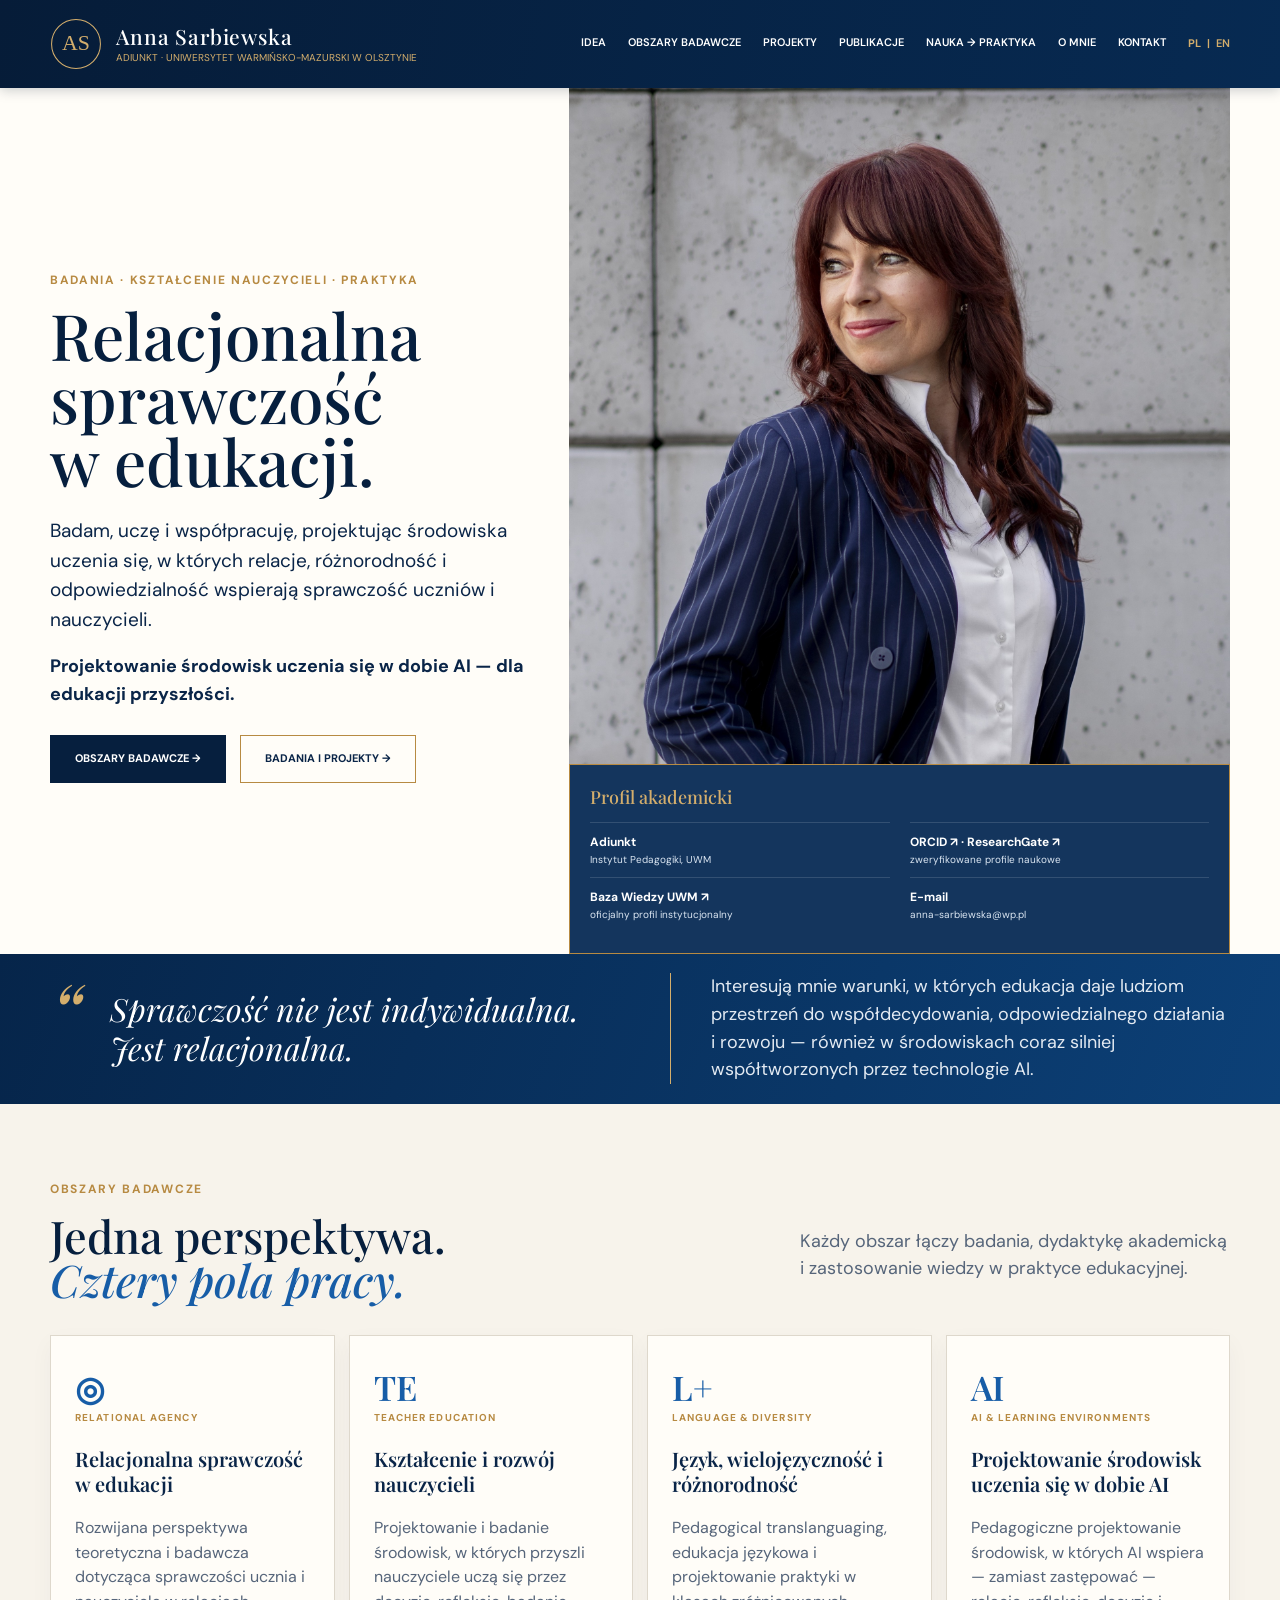
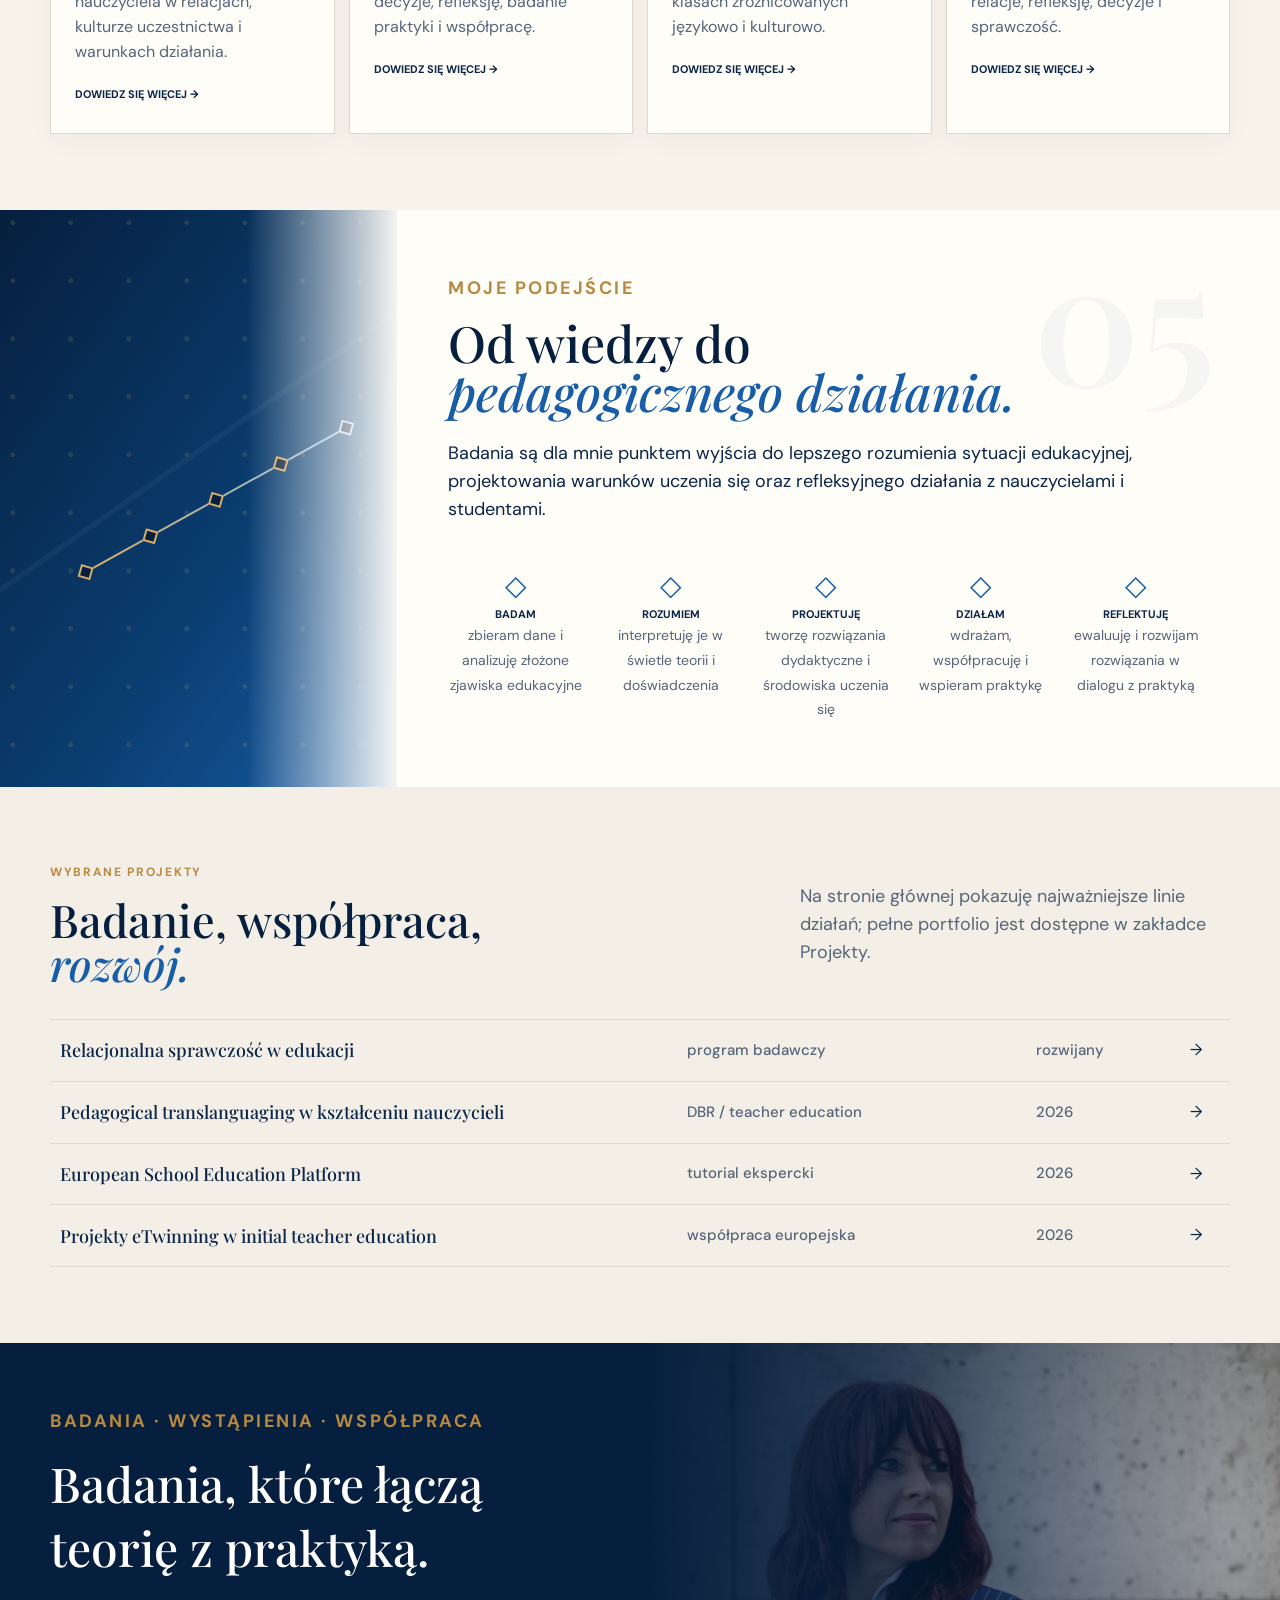
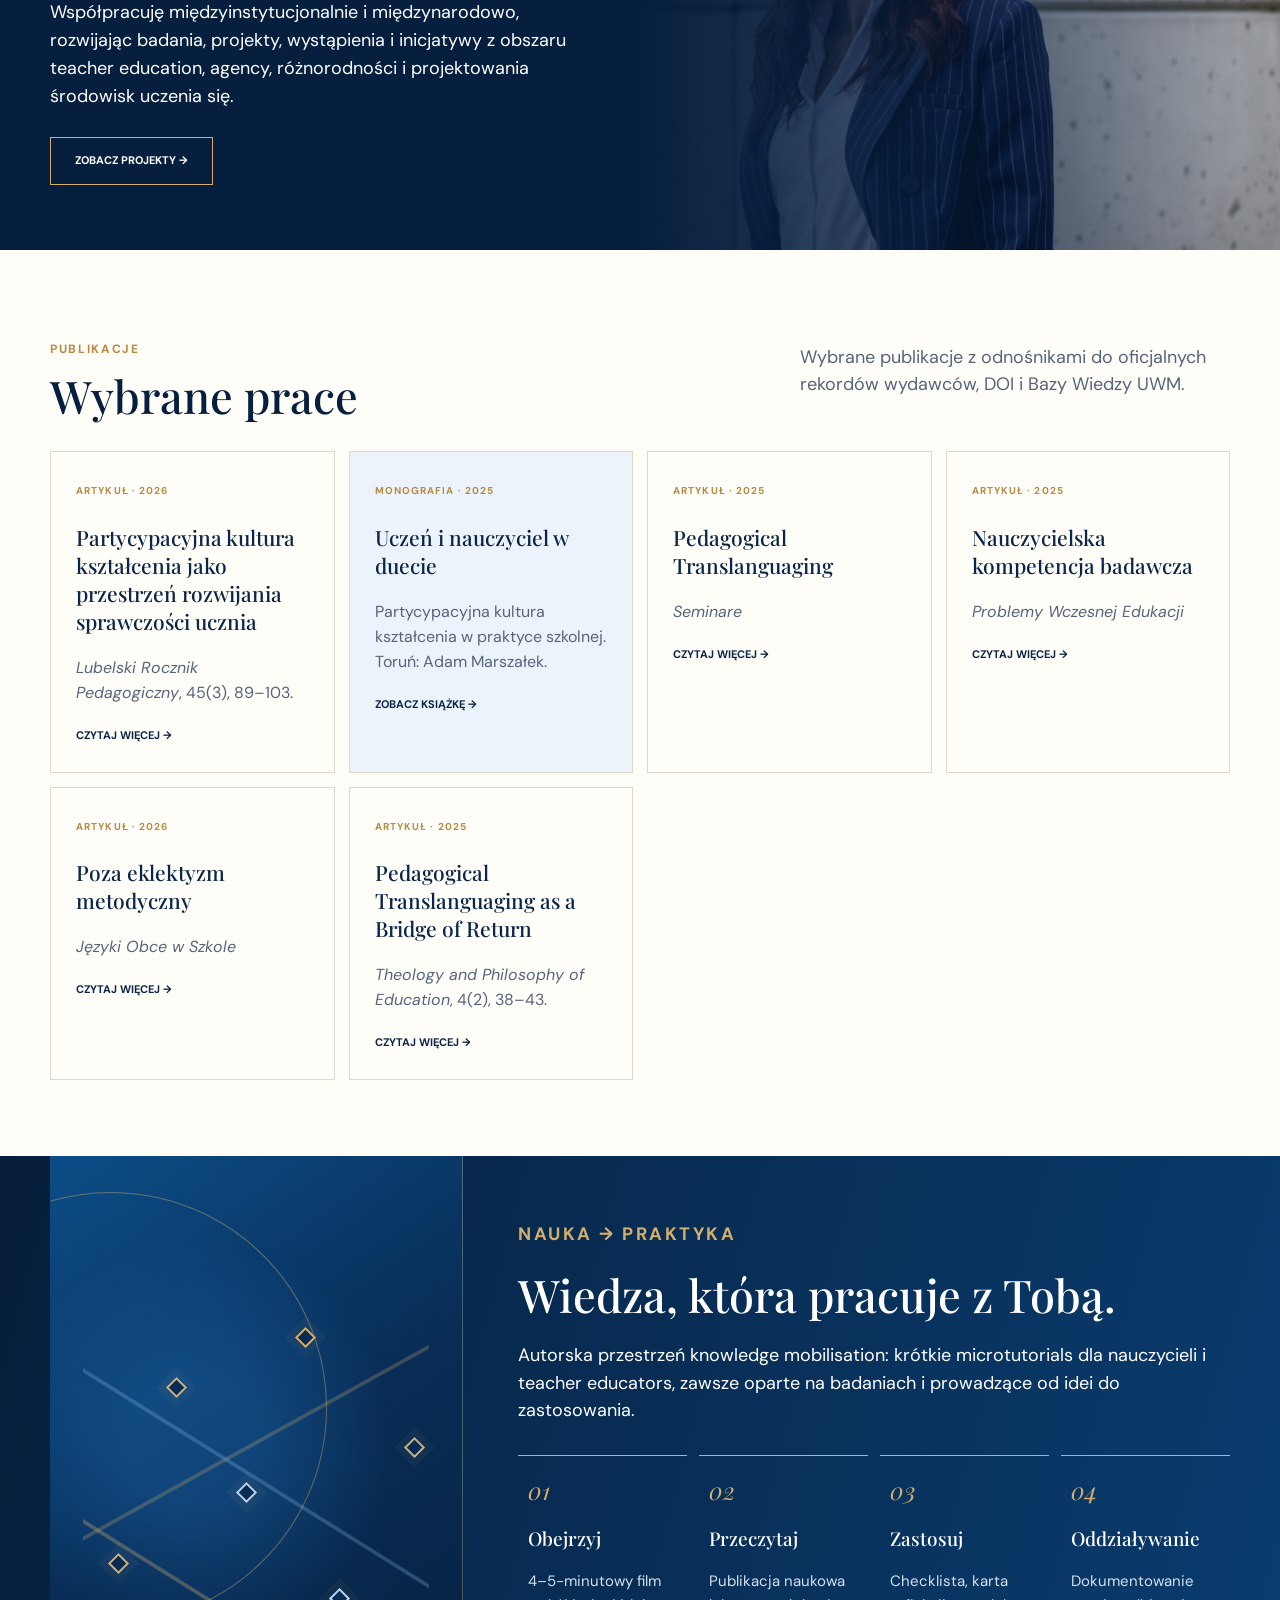
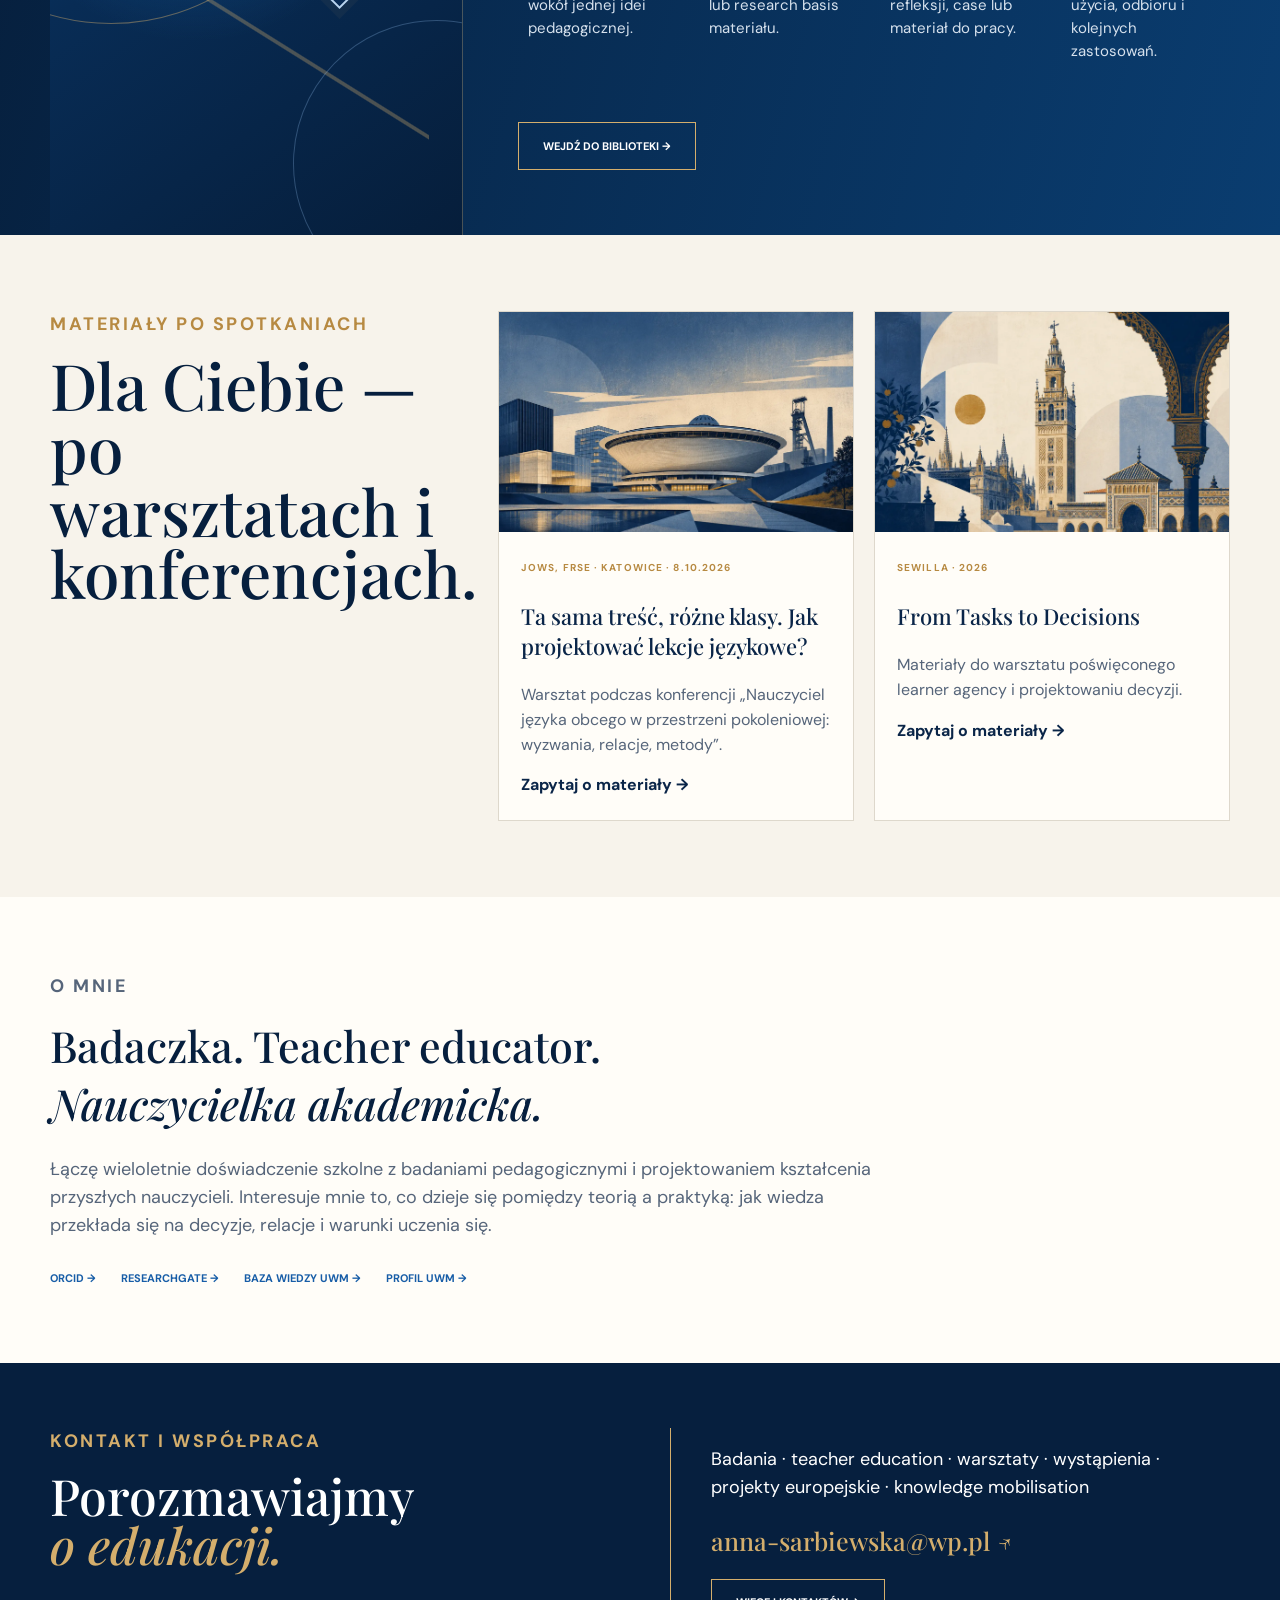
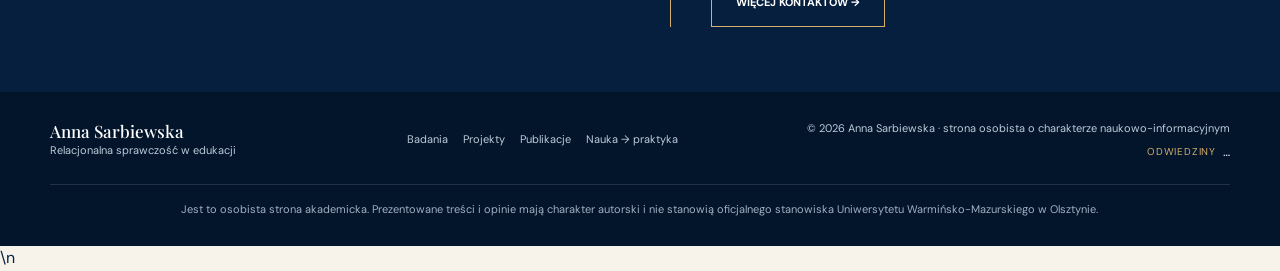
<file: index.html>
<!doctype html>
<html lang="pl">

<head>
  <meta charset="utf-8">
  <meta name="viewport" content="width=device-width, initial-scale=1">
  <meta name="theme-color" content="#0e2b4d">
  <link rel="stylesheet" href="styles.css?v=20260820-6">
  <link rel="stylesheet" href="crop.css?v=20261006-1">

<title>Anna Sarbiewska | Relacjonalna sprawczość w edukacji</title>
<meta name="description" content="Portfolio akademicko-eksperckie Anny Sarbiewskiej: relacjonalna sprawczość w edukacji, teacher education, pedagogical translanguaging, AI i środowiska uczenia się.">
</head>
<body>
<a class="skip" href="#main">Przejdź do treści</a>

<header class="topbar">
  <div class="wrap nav">
    <a class="brand" href="index.html" aria-label="Anna Sarbiewska — strona główna">
      <svg viewBox="0 0 100 100" aria-hidden="true"><circle cx="50" cy="50" r="47" fill="none" stroke="currentColor" stroke-width="2"/><text x="50" y="61" text-anchor="middle" font-family="Georgia,serif" font-size="42" fill="currentColor">AS</text></svg>
      <span class="brand-copy">
        <strong>Anna Sarbiewska</strong>
        <small>Adiunkt · Uniwersytet Warmińsko-Mazurski w Olsztynie</small>
      </span>
    </a>
    <button class="menu-toggle" type="button" aria-expanded="false"><span></span><span></span><span></span></button>
    <nav class="menu">
      <a href="index.html#idea">Idea</a>
      <a href="#obszary">Obszary badawcze</a>
      <a href="#projekty">Projekty</a>
      <a href="#publikacje">Publikacje</a>
      <a href="#praktyka">Nauka → praktyka</a>
      <a href="#omnie">O mnie</a>
      <a href="#kontakt">Kontakt</a>
      <span class="lang"><strong>PL</strong> &nbsp;|&nbsp; <a href="en/">EN</a></span>
    </nav>
  </div>
</header>

<main id="main">
<section class="hero">
  <div class="wrap hero-grid">
    <div class="hero-copy">
      <p class="overline">Badania · Kształcenie nauczycieli · Praktyka</p>
      <h1>Relacjonalna<br>sprawczość<br>w edukacji.</h1>
      <p class="hero-lead">Badam, uczę i współpracuję, projektując środowiska uczenia się, w których relacje, różnorodność i odpowiedzialność wspierają sprawczość uczniów i nauczycieli.</p>
      <p class="hero-ai">Projektowanie środowisk uczenia się w dobie AI — dla edukacji przyszłości.</p>
      <div class="actions">
        <a class="btn primary" href="#obszary">Obszary badawcze →</a>
        <a class="btn secondary" href="#projekty">Badania i projekty →</a>
      </div>
    </div>
    <div class="hero-photo">
      <img src="assets/hero-portrait-20261006.jpg" alt="Anna Sarbiewska w granatowej marynarce">
      <aside class="academic-card">
        <h3>Profil akademicki</h3>
        <div><strong>Adiunkt</strong><span>Instytut Pedagogiki, UWM</span></div>
        <div><strong><a href="https://orcid.org/0000-0002-9429-8228" target="_blank" rel="noopener">ORCID ↗</a> · <a href="https://www.researchgate.net/profile/Anna-Sarbiewska" target="_blank" rel="noopener">ResearchGate ↗</a></strong><span>zweryfikowane profile naukowe</span></div>
        <div><strong><a href="https://bazawiedzy.uwm.edu.pl/info/author/UWMefac2015b21f4644b971df254f5b9c55/" target="_blank" rel="noopener">Baza Wiedzy UWM ↗</a></strong><span>oficjalny profil instytucjonalny</span></div>
        <div><strong>E-mail</strong><span>anna-sarbiewska@wp.pl</span></div>
      </aside>
    </div>
  </div>
</section>

<section class="manifest" id="idea">
  <div class="wrap manifest-grid">
    <blockquote>Sprawczość nie jest indywidualna. Jest relacjonalna.</blockquote>
    <p>Interesują mnie warunki, w których edukacja daje ludziom przestrzeń do współdecydowania, odpowiedzialnego działania i rozwoju — również w środowiskach coraz silniej współtworzonych przez technologie AI.</p>
  </div>
</section>

<section class="section areas" id="obszary">
  <div class="wrap">
    <div class="section-title">
      <div><p class="overline">Obszary badawcze</p><h2>Jedna perspektywa.<br><em>Cztery pola pracy.</em></h2></div>
      <p>Każdy obszar łączy badania, dydaktykę akademicką i zastosowanie wiedzy w praktyce edukacyjnej.</p>
    </div>
    <div class="area-grid">
      <article class="area">
        <div class="icon">◎</div><div class="mini">Relational Agency</div>
        <h3>Relacjonalna sprawczość w edukacji</h3>
        <p>Rozwijana perspektywa teoretyczna i badawcza dotycząca sprawczości ucznia i nauczyciela w relacjach, kulturze uczestnictwa i warunkach działania.</p>
        <a href="#obszary">Dowiedz się więcej →</a>
      </article>
      <article class="area">
        <div class="icon">TE</div><div class="mini">Teacher Education</div>
        <h3>Kształcenie i rozwój nauczycieli</h3>
        <p>Projektowanie i badanie środowisk, w których przyszli nauczyciele uczą się przez decyzje, refleksję, badanie praktyki i współpracę.</p>
        <a href="#obszary">Dowiedz się więcej →</a>
      </article>
      <article class="area">
        <div class="icon">L+</div><div class="mini">Language & Diversity</div>
        <h3>Język, wielojęzyczność i różnorodność</h3>
        <p>Pedagogical translanguaging, edukacja językowa i projektowanie praktyki w klasach zróżnicowanych językowo i kulturowo.</p>
        <a href="#obszary">Dowiedz się więcej →</a>
      </article>
      <article class="area">
        <div class="icon">AI</div><div class="mini">AI & Learning Environments</div>
        <h3>Projektowanie środowisk uczenia się w dobie AI</h3>
        <p>Pedagogiczne projektowanie środowisk, w których AI wspiera — zamiast zastępować — relacje, refleksję, decyzje i sprawczość.</p>
        <a href="#obszary">Dowiedz się więcej →</a>
      </article>
    </div>
  </div>
</section>

<section class="approach">
  <div class="approach-visual" aria-hidden="true"><div class="approach-route"><span></span><span></span><span></span><span></span><span></span></div></div>
  <div class="approach-copy">
    <p class="overline">Moje podejście</p>
    <h2>Od wiedzy do<br><em>pedagogicznego działania.</em></h2>
    <p>Badania są dla mnie punktem wyjścia do lepszego rozumienia sytuacji edukacyjnej, projektowania warunków uczenia się oraz refleksyjnego działania z nauczycielami i studentami.</p>
    <div class="steps">
      <div class="step"><b>BADAM</b><span>zbieram dane i analizuję złożone zjawiska edukacyjne</span></div>
      <div class="step"><b>ROZUMIEM</b><span>interpretuję je w świetle teorii i doświadczenia</span></div>
      <div class="step"><b>PROJEKTUJĘ</b><span>tworzę rozwiązania dydaktyczne i środowiska uczenia się</span></div>
      <div class="step"><b>DZIAŁAM</b><span>wdrażam, współpracuję i wspieram praktykę</span></div>
      <div class="step"><b>REFLEKTUJĘ</b><span>ewaluuję i rozwijam rozwiązania w dialogu z praktyką</span></div>
    </div>
  </div>
</section>

<section class="section projects" id="projekty">
  <div class="wrap">
    <div class="section-title">
      <div><p class="overline">Wybrane projekty</p><h2>Badanie, współpraca,<br><em>rozwój.</em></h2></div>
      <p>Na stronie głównej pokazuję najważniejsze linie działań; pełne portfolio jest dostępne w zakładce Projekty.</p>
    </div>
    <div class="project-list">
      <div class="project-row"><h3>Relacjonalna sprawczość w edukacji</h3><span>program badawczy</span><b>rozwijany</b><div><a href="https://openspace.etf.europa.eu/innovative-teaching-practices/participatory-learning-lab" target="_blank" rel="noopener" aria-label="Otwórz Participatory Learning Lab w ETF Open Space">→</a></div></div>
      <div class="project-row"><h3>Pedagogical translanguaging w kształceniu nauczycieli</h3><span>DBR / teacher education</span><b>2026</b><div>→</div></div>
      <div class="project-row"><h3>European School Education Platform</h3><span>tutorial ekspercki</span><b>2026</b><div><a href="https://school-education.ec.europa.eu/en/learn/prepared-what-building-life-skills-through-classroom-decisions?prefLang=pl" target="_blank" rel="noopener" aria-label="Otwórz tutorial European School Education Platform">→</a></div></div>
      <div class="project-row"><h3>Projekty eTwinning w initial teacher education</h3><span>współpraca europejska</span><b>2026</b><div>→</div></div>
    </div>
  </div>
</section>

<section class="research-banner">
  <img src="assets/research.webp" alt="Anna Sarbiewska w granatowej marynarce na tle architektury" style="object-position:center top">
  <div class="wrap research-copy">
    <p class="overline">Badania · wystąpienia · współpraca</p>
    <h2>Badania, które łączą teorię z praktyką.</h2>
    <p>Współpracuję międzyinstytucjonalnie i międzynarodowo, rozwijając badania, projekty, wystąpienia i inicjatywy z obszaru teacher education, agency, różnorodności i projektowania środowisk uczenia się.</p>
    <div class="actions"><a class="btn secondary" style="color:white;border-color:var(--gold2)" href="#projekty">Zobacz projekty →</a></div>
  </div>
</section>

<section class="section publications" id="publikacje">
  <div class="wrap">
    <div class="section-title">
      <div><p class="overline">Publikacje</p><h2>Wybrane prace</h2></div>
      <p>Wybrane publikacje z odnośnikami do oficjalnych rekordów wydawców, DOI i Bazy Wiedzy UWM.</p>
    </div>
    <div class="pub-grid">
      <article class="pub">
        <span class="type">Artykuł · 2026</span>
        <h3>Partycypacyjna kultura kształcenia jako przestrzeń rozwijania sprawczości ucznia</h3>
        <p><em>Lubelski Rocznik Pedagogiczny</em>, 45(3), 89–103.</p>
        <a href="https://journals.umcs.pl/lrp/article/view/21080/13747" target="_blank" rel="noopener">Czytaj więcej →</a>
      </article>
      <article class="pub featured">
        <span class="type">Monografia · 2025</span>
        <h3>Uczeń i nauczyciel w duecie</h3>
        <p>Partycypacyjna kultura kształcenia w praktyce szkolnej. Toruń: Adam Marszałek.</p>
        <a href="https://sklep.marszalek.com.pl/pl/glowna/5962-uczen-i-nauczyciel-w-duecie-partycypacyjna-kultura-ksztalcenia-w-praktyce-szkolnej.html" target="_blank" rel="noopener">Zobacz książkę →</a>
      </article>
      <article class="pub"><span class="type">Artykuł · 2025</span><h3>Pedagogical Translanguaging</h3><p><em>Seminare</em></p><a href="https://czasopisma.uksw.edu.pl/s/article/view/15479" target="_blank" rel="noopener">Czytaj więcej →</a></article>
      <article class="pub"><span class="type">Artykuł · 2025</span><h3>Nauczycielska kompetencja badawcza</h3><p><em>Problemy Wczesnej Edukacji</em></p><a href="https://doi.org/10.26881/pwe.2025.60.10" target="_blank" rel="noopener">Czytaj więcej →</a></article>
      <article class="pub"><span class="type">Artykuł · 2026</span><h3>Poza eklektyzm metodyczny</h3><p><em>Języki Obce w Szkole</em></p><a href="https://jows.pl/artykuly/poza-eklektyzm-metodyczny-jak-ksztalcic-przyszlych-nauczycieli-jezyka-angielskiego" target="_blank" rel="noopener">Czytaj więcej →</a></article>
      <article class="pub">
        <span class="type">Artykuł · 2025</span>
        <h3>Pedagogical Translanguaging as a Bridge of Return</h3>
        <p><em>Theology and Philosophy of Education</em>, 4(2), 38–43.</p>
        <a href="https://tape.academy/index.php/tape/article/view/84/71" target="_blank" rel="noopener">Czytaj więcej →</a>
      </article>
    </div>
  </div>
</section>

<section class="practice" id="praktyka">
  <div class="wrap practice-grid">
    <div class="practice-visual" aria-hidden="true">
      <div class="knowledge-network"><span></span><span></span><span></span><span></span><span></span><span></span></div>
    </div>
    <div class="practice-copy">
      <p class="overline" style="color:var(--gold2)">Nauka → praktyka</p>
      <h2>Wiedza, która pracuje z Tobą.</h2>
      <p>Autorska przestrzeń knowledge mobilisation: krótkie microtutorials dla nauczycieli i teacher educators, zawsze oparte na badaniach i prowadzące od idei do zastosowania.</p>
      <div class="practice-cards">
        <div class="practice-card"><div class="n">01</div><h3>Obejrzyj</h3><p>4–5-minutowy film wokół jednej idei pedagogicznej.</p></div>
        <div class="practice-card"><div class="n">02</div><h3>Przeczytaj</h3><p>Publikacja naukowa lub research basis materiału.</p></div>
        <div class="practice-card"><div class="n">03</div><h3>Zastosuj</h3><p>Checklista, karta refleksji, case lub materiał do pracy.</p></div>
        <div class="practice-card"><div class="n">04</div><h3>Oddziaływanie</h3><p>Dokumentowanie użycia, odbioru i kolejnych zastosowań.</p></div>
      </div>
      <div class="actions"><a class="btn secondary" style="color:white;border-color:var(--gold2)" href="#praktyka">Wejdź do biblioteki →</a></div>
    </div>
  </div>
</section>

<section class="section events">
  <div class="wrap event-grid">
    <div class="event-intro">
      <p class="overline">Materiały po spotkaniach</p>
      <h2>Dla Ciebie — po warsztatach i konferencjach.</h2>
    </div>

    <article class="event">
      <img src="assets/event-katowice-city.webp" alt="Ilustracja Katowic ze Spodkiem i architekturą Strefy Kultury">
      <div class="event-body">
        <span class="label">JOWS, FRSE · KATOWICE · 8.10.2026</span>
        <h3>Ta sama treść, różne klasy. Jak projektować lekcje językowe?</h3>
        <p>Warsztat podczas konferencji „Nauczyciel języka obcego w przestrzeni pokoleniowej: wyzwania, relacje, metody”.</p>
        <a href="JOwS_Warsztat-%20wersja%20light.pptx" target="_blank" rel="noopener"><b>Zapytaj o materiały →</b></a>
      </div>
    </article>

    <article class="event">
      <img src="assets/event-seville-city.webp" alt="Ilustracja Sewilli z Giraldą i architekturą andaluzyjską">
      <div class="event-body">
        <span class="label">SEWILLA · 2026</span>
        <h3>From Tasks to Decisions</h3>
        <p>Materiały do warsztatu poświęconego learner agency i projektowaniu decyzji.</p>
        <a href="#kontakt"><b>Zapytaj o materiały →</b></a>
      </div>
    </article>
  </div>
</section>

<section class="section about" id="omnie">
  <div class="wrap about-grid about-grid-text-only">
    <div class="about-copy">
      <p class="overline">O mnie</p>
      <h2>Badaczka. Teacher educator.<br><em>Nauczycielka akademicka.</em></h2>
      <p>Łączę wieloletnie doświadczenie szkolne z badaniami pedagogicznymi i projektowaniem kształcenia przyszłych nauczycieli. Interesuje mnie to, co dzieje się pomiędzy teorią a praktyką: jak wiedza przekłada się na decyzje, relacje i warunki uczenia się.</p>
      <div class="profile-links">
        <a href="https://orcid.org/0000-0002-9429-8228" target="_blank" rel="noopener">ORCID →</a><a href="https://www.researchgate.net/profile/Anna-Sarbiewska" target="_blank" rel="noopener">ResearchGate →</a><a href="https://bazawiedzy.uwm.edu.pl/info/author/UWMefac2015b21f4644b971df254f5b9c55/" target="_blank" rel="noopener">Baza Wiedzy UWM →</a><a href="https://wns.uwm.edu.pl/kadra/sarbiewska-anna" target="_blank" rel="noopener">Profil UWM →</a>
      </div>
    </div>
  </div>
</section>

<section class="contact" id="kontakt">
  <div class="wrap contact-grid">
    <div><p class="overline" style="color:var(--gold2)">Kontakt i współpraca</p><h2>Porozmawiajmy<br><em>o edukacji.</em></h2></div>
    <div class="contact-box"><p>Badania · teacher education · warsztaty · wystąpienia · projekty europejskie · knowledge mobilisation</p><a class="mail" href="mailto:anna-sarbiewska@wp.pl">anna-sarbiewska@wp.pl ↗</a><a class="btn secondary" style="color:white;border-color:var(--gold2)" href="#kontakt">Więcej kontaktów →</a></div>
  </div>
</section>
</main>

<footer class="footer">
  <div class="wrap footer-grid">
    <div class="footer-brand"><strong>Anna Sarbiewska</strong><span>Relacjonalna sprawczość w edukacji</span></div>
    <div class="footer-nav"><a href="#obszary">Badania</a><a href="#projekty">Projekty</a><a href="#publikacje">Publikacje</a><a href="#praktyka">Nauka → praktyka</a></div>
    <div class="footer-note">© <span data-year></span> Anna Sarbiewska · strona osobista o charakterze naukowo-informacyjnym<div class="visitor-counter" aria-label="Liczba odwiedzin strony"><span>Odwiedziny</span><strong id="visitor-count">…</strong></div></div>
    <div class="footer-disclaimer">Jest to osobista strona akademicka. Prezentowane treści i opinie mają charakter autorski i nie stanowią oficjalnego stanowiska Uniwersytetu Warmińsko-Mazurskiego w Olsztynie.</div>
  </div>
</footer>

<script src="https://counterapi.com/c.js?ns=annasarbiewska.com" async></script>\n<script src="script.js?v=20261019-2"></script>
</body></html>
</file>
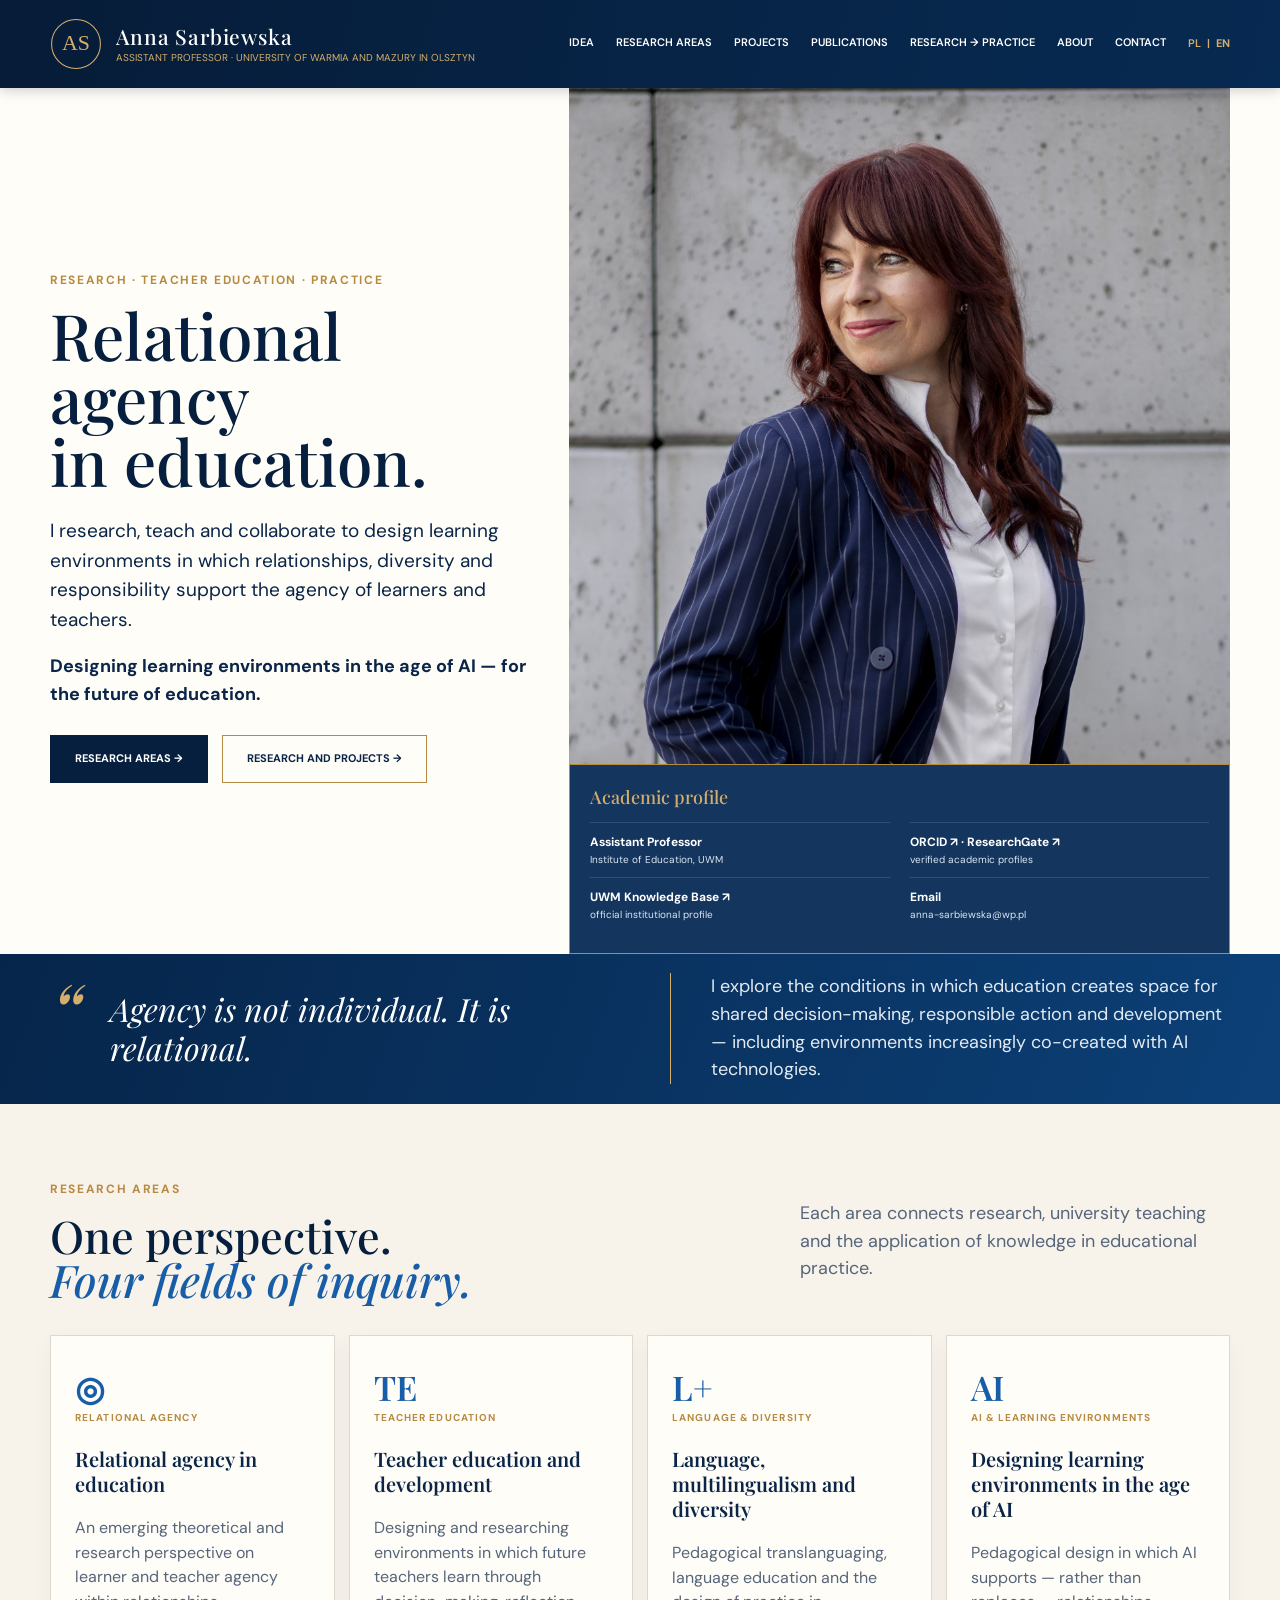
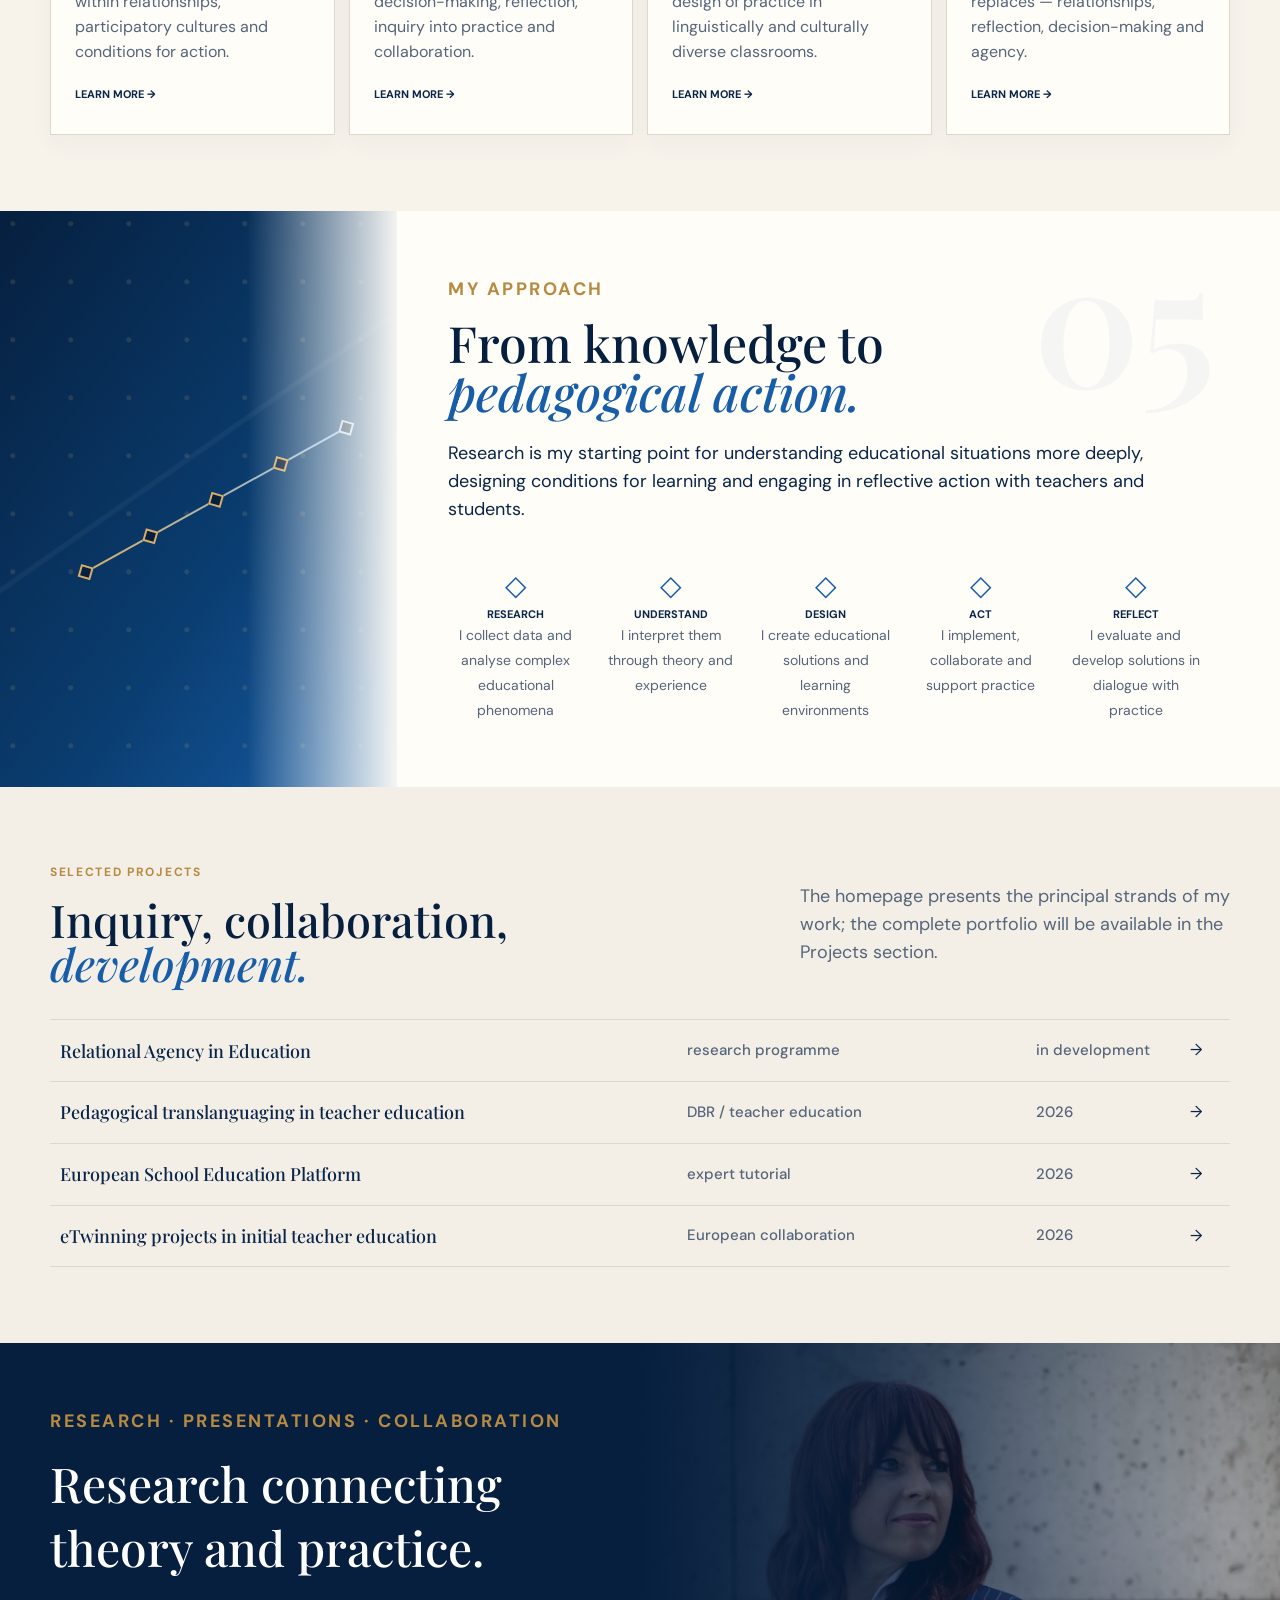
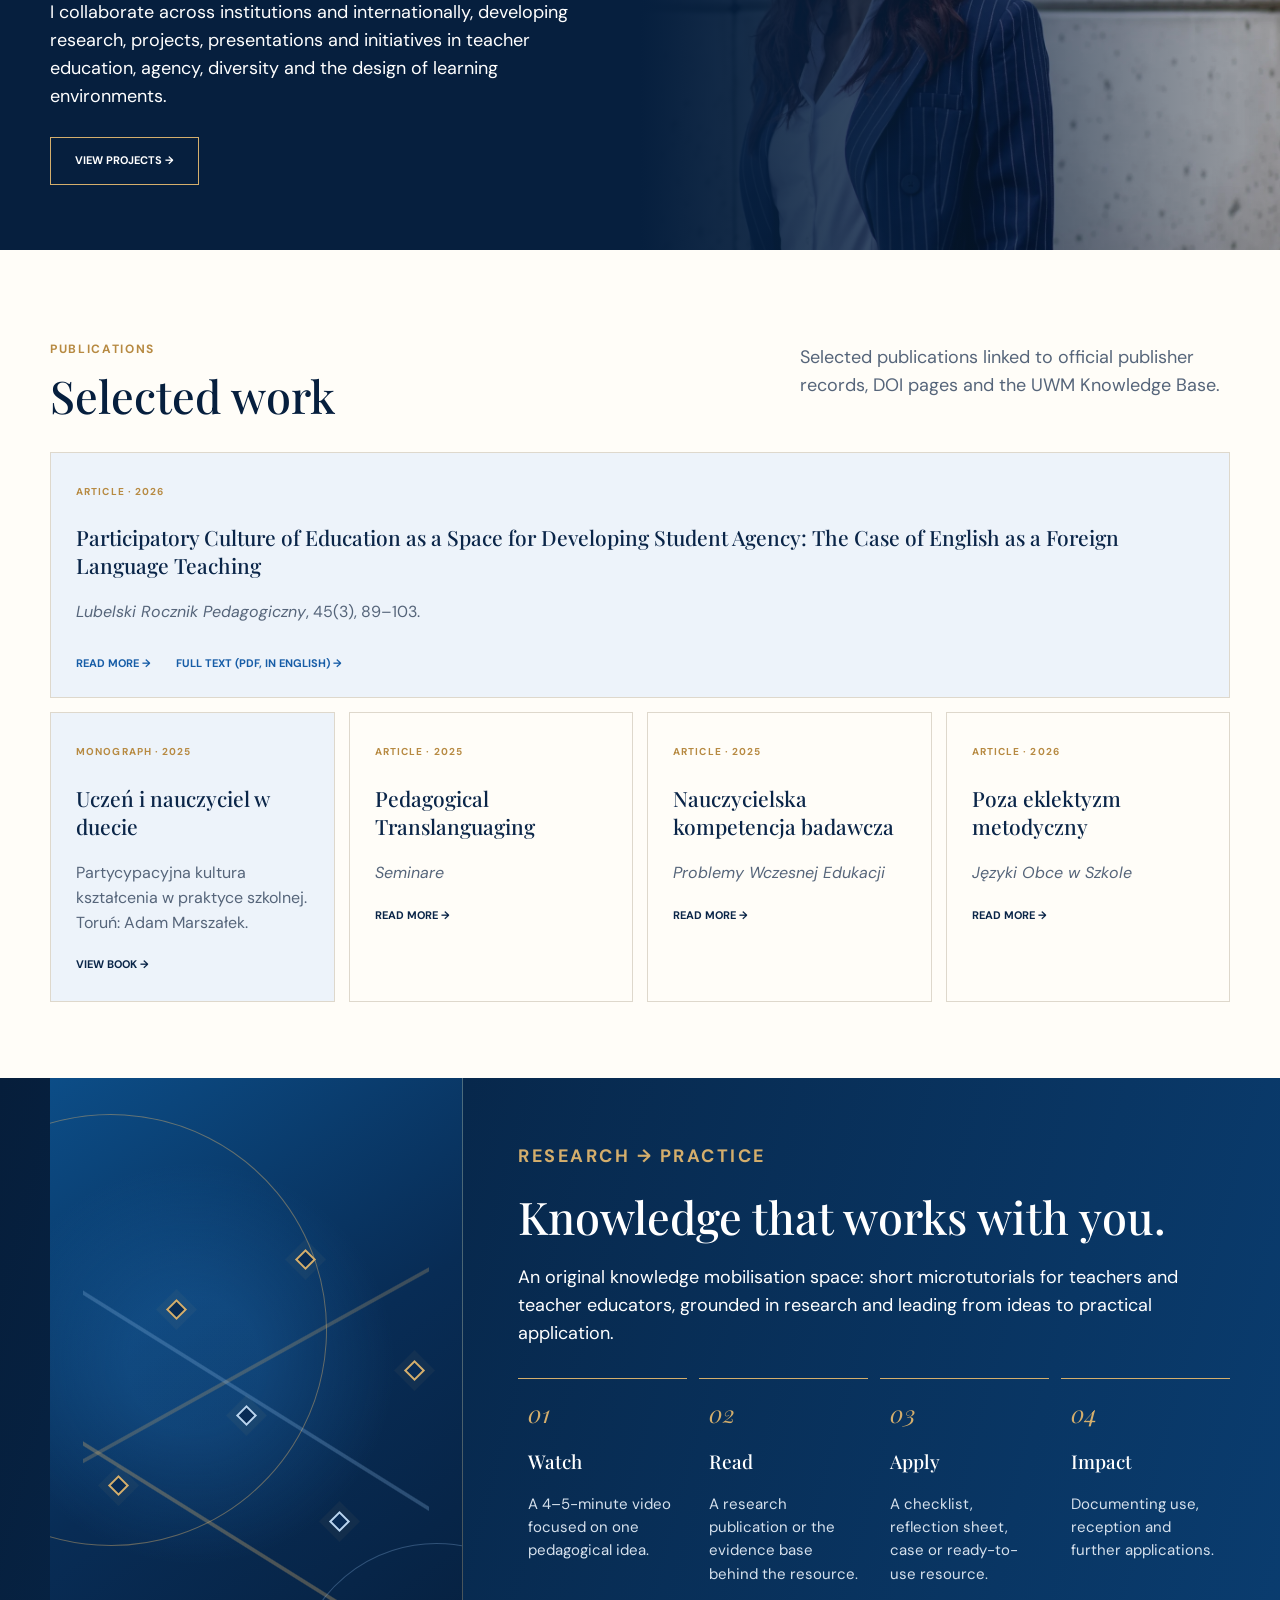
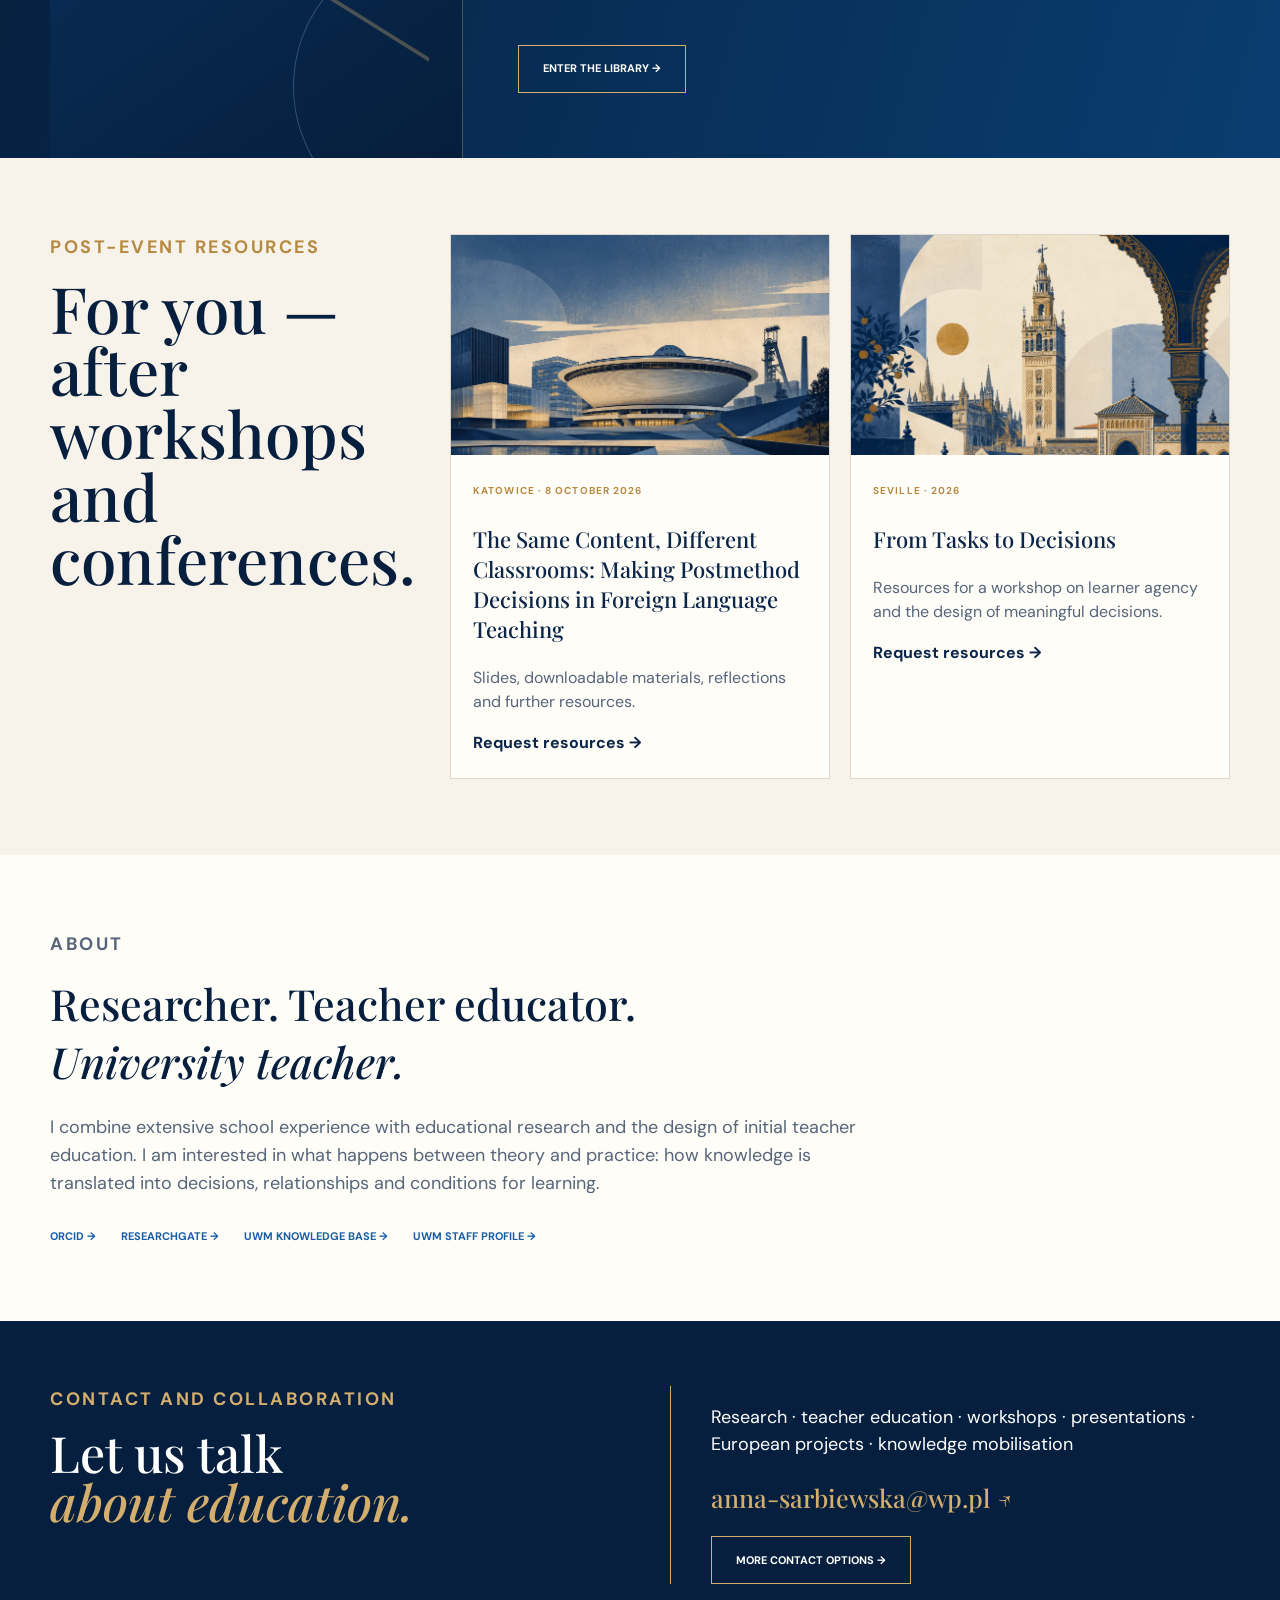
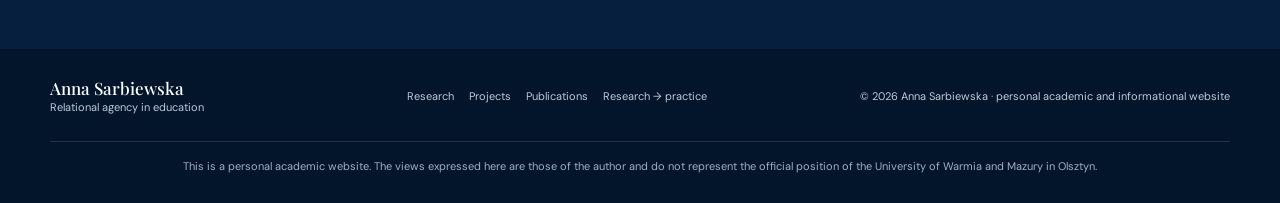
<file: en/index.html>
<!doctype html>
<html lang="en">
<head>
  <meta charset="utf-8">
  <meta name="viewport" content="width=device-width, initial-scale=1">
  <meta name="theme-color" content="#0e2b4d">
  <link rel="alternate" hreflang="pl" href="../index.html">
  <link rel="alternate" hreflang="en" href="index.html">
  <link rel="stylesheet" href="../styles.css?v=20260820-6">
  <link rel="stylesheet" href="../crop.css?v=20261006-1">
  <title>Anna Sarbiewska | Relational Agency in Education</title>
  <meta name="description" content="Academic and expert portfolio of Anna Sarbiewska: relational agency in education, teacher education, pedagogical translanguaging, AI and learning environments.">
</head>
<body>
<a class="skip" href="#main">Skip to content</a>

<header class="topbar">
  <div class="wrap nav">
    <a class="brand" href="index.html" aria-label="Anna Sarbiewska — home">
      <svg viewBox="0 0 100 100" aria-hidden="true"><circle cx="50" cy="50" r="47" fill="none" stroke="currentColor" stroke-width="2"/><text x="50" y="61" text-anchor="middle" font-family="Georgia,serif" font-size="42" fill="currentColor">AS</text></svg>
      <span class="brand-copy"><strong>Anna Sarbiewska</strong><small>Assistant Professor · University of Warmia and Mazury in Olsztyn</small></span>
    </a>
    <button class="menu-toggle" type="button" aria-expanded="false"><span></span><span></span><span></span></button>
    <nav class="menu" aria-label="Main navigation">
      <a href="#idea">Idea</a><a href="#research">Research areas</a><a href="#projects">Projects</a><a href="#publications">Publications</a><a href="#practice">Research → practice</a><a href="#about">About</a><a href="#contact">Contact</a>
      <span class="lang"><a href="../index.html">PL</a> &nbsp;|&nbsp; <strong>EN</strong></span>
    </nav>
  </div>
</header>

<main id="main">
<section class="hero">
  <div class="wrap hero-grid">
    <div class="hero-copy">
      <p class="overline">Research · Teacher education · Practice</p>
      <h1>Relational<br>agency<br>in education.</h1>
      <p class="hero-lead">I research, teach and collaborate to design learning environments in which relationships, diversity and responsibility support the agency of learners and teachers.</p>
      <p class="hero-ai">Designing learning environments in the age of AI — for the future of education.</p>
      <div class="actions"><a class="btn primary" href="#research">Research areas →</a><a class="btn secondary" href="#projects">Research and projects →</a></div>
    </div>
    <div class="hero-photo">
      <img src="../assets/hero-portrait-20261006.jpg" alt="Anna Sarbiewska in a navy blazer">
      <aside class="academic-card">
        <h3>Academic profile</h3>
        <div><strong>Assistant Professor</strong><span>Institute of Education, UWM</span></div>
        <div><strong><a href="https://orcid.org/0000-0002-9429-8228" target="_blank" rel="noopener">ORCID ↗</a> · <a href="https://www.researchgate.net/profile/Anna-Sarbiewska" target="_blank" rel="noopener">ResearchGate ↗</a></strong><span>verified academic profiles</span></div>
        <div><strong><a href="https://bazawiedzy.uwm.edu.pl/info/author/UWMefac2015b21f4644b971df254f5b9c55?lang=en" target="_blank" rel="noopener">UWM Knowledge Base ↗</a></strong><span>official institutional profile</span></div>
        <div><strong>Email</strong><span>anna-sarbiewska@wp.pl</span></div>
      </aside>
    </div>
  </div>
</section>

<section class="manifest" id="idea">
  <div class="wrap manifest-grid">
    <blockquote>Agency is not individual. It is relational.</blockquote>
    <p>I explore the conditions in which education creates space for shared decision-making, responsible action and development — including environments increasingly co-created with AI technologies.</p>
  </div>
</section>

<section class="section areas" id="research">
  <div class="wrap">
    <div class="section-title"><div><p class="overline">Research areas</p><h2>One perspective.<br><em>Four fields of inquiry.</em></h2></div><p>Each area connects research, university teaching and the application of knowledge in educational practice.</p></div>
    <div class="area-grid">
      <article class="area"><div class="icon">◎</div><div class="mini">Relational Agency</div><h3>Relational agency in education</h3><p>An emerging theoretical and research perspective on learner and teacher agency within relationships, participatory cultures and conditions for action.</p><a href="#research">Learn more →</a></article>
      <article class="area"><div class="icon">TE</div><div class="mini">Teacher Education</div><h3>Teacher education and development</h3><p>Designing and researching environments in which future teachers learn through decision-making, reflection, inquiry into practice and collaboration.</p><a href="#research">Learn more →</a></article>
      <article class="area"><div class="icon">L+</div><div class="mini">Language & Diversity</div><h3>Language, multilingualism and diversity</h3><p>Pedagogical translanguaging, language education and the design of practice in linguistically and culturally diverse classrooms.</p><a href="#research">Learn more →</a></article>
      <article class="area"><div class="icon">AI</div><div class="mini">AI & Learning Environments</div><h3>Designing learning environments in the age of AI</h3><p>Pedagogical design in which AI supports — rather than replaces — relationships, reflection, decision-making and agency.</p><a href="#research">Learn more →</a></article>
    </div>
  </div>
</section>

<section class="approach">
  <div class="approach-visual" aria-hidden="true"><div class="approach-route"><span></span><span></span><span></span><span></span><span></span></div></div>
  <div class="approach-copy">
    <p class="overline">My approach</p><h2>From knowledge to<br><em>pedagogical action.</em></h2>
    <p>Research is my starting point for understanding educational situations more deeply, designing conditions for learning and engaging in reflective action with teachers and students.</p>
    <div class="steps">
      <div class="step"><b>RESEARCH</b><span>I collect data and analyse complex educational phenomena</span></div>
      <div class="step"><b>UNDERSTAND</b><span>I interpret them through theory and experience</span></div>
      <div class="step"><b>DESIGN</b><span>I create educational solutions and learning environments</span></div>
      <div class="step"><b>ACT</b><span>I implement, collaborate and support practice</span></div>
      <div class="step"><b>REFLECT</b><span>I evaluate and develop solutions in dialogue with practice</span></div>
    </div>
  </div>
</section>

<section class="section projects" id="projects">
  <div class="wrap">
    <div class="section-title"><div><p class="overline">Selected projects</p><h2>Inquiry, collaboration,<br><em>development.</em></h2></div><p>The homepage presents the principal strands of my work; the complete portfolio will be available in the Projects section.</p></div>
    <div class="project-list">
      <div class="project-row"><h3>Relational Agency in Education</h3><span>research programme</span><b>in development</b><div>→</div></div>
      <div class="project-row"><h3>Pedagogical translanguaging in teacher education</h3><span>DBR / teacher education</span><b>2026</b><div>→</div></div>
      <div class="project-row"><h3>European School Education Platform</h3><span>expert tutorial</span><b>2026</b><div>→</div></div>
      <div class="project-row"><h3>eTwinning projects in initial teacher education</h3><span>European collaboration</span><b>2026</b><div>→</div></div>
    </div>
  </div>
</section>

<section class="research-banner">
  <img src="../assets/research.webp" alt="Anna Sarbiewska wearing a navy blazer" style="object-position:center top">
  <div class="wrap research-copy"><p class="overline">Research · Presentations · Collaboration</p><h2>Research connecting theory and practice.</h2><p>I collaborate across institutions and internationally, developing research, projects, presentations and initiatives in teacher education, agency, diversity and the design of learning environments.</p><div class="actions"><a class="btn secondary" style="color:white;border-color:var(--gold2)" href="#projects">View projects →</a></div></div>
</section>

<section class="section publications" id="publications">
  <div class="wrap">
    <div class="section-title"><div><p class="overline">Publications</p><h2>Selected work</h2></div><p>Selected publications linked to official publisher records, DOI pages and the UWM Knowledge Base.</p></div>
    <div class="pub-grid">
      <article class="pub featured" style="grid-column:1 / -1">
        <span class="type">Article · 2026</span>
        <h3>Participatory Culture of Education as a Space for Developing Student Agency: The Case of English as a Foreign Language Teaching</h3>
        <p><em>Lubelski Rocznik Pedagogiczny</em>, 45(3), 89–103.</p>
        <div class="profile-links"><a href="https://doi.org/10.17951/lrp.2026.45.3.89-103" target="_blank" rel="noopener">Read more →</a><a href="https://journals.umcs.pl/lrp/article/download/21080/13747" target="_blank" rel="noopener">Full text (PDF, in English) →</a></div>
      </article>
      <article class="pub featured"><span class="type">Monograph · 2025</span><h3>Uczeń i nauczyciel w duecie</h3><p>Partycypacyjna kultura kształcenia w praktyce szkolnej. Toruń: Adam Marszałek.</p><a href="https://sklep.marszalek.com.pl/pl/glowna/5962-uczen-i-nauczyciel-w-duecie-partycypacyjna-kultura-ksztalcenia-w-praktyce-szkolnej.html" target="_blank" rel="noopener">View book →</a></article>
      <article class="pub"><span class="type">Article · 2025</span><h3>Pedagogical Translanguaging</h3><p><em>Seminare</em></p><a href="https://czasopisma.uksw.edu.pl/s/article/view/15479" target="_blank" rel="noopener">Read more →</a></article>
      <article class="pub"><span class="type">Article · 2025</span><h3>Nauczycielska kompetencja badawcza</h3><p><em>Problemy Wczesnej Edukacji</em></p><a href="https://doi.org/10.26881/pwe.2025.60.10" target="_blank" rel="noopener">Read more →</a></article>
      <article class="pub"><span class="type">Article · 2026</span><h3>Poza eklektyzm metodyczny</h3><p><em>Języki Obce w Szkole</em></p><a href="https://jows.pl/artykuly/poza-eklektyzm-metodyczny-jak-ksztalcic-przyszlych-nauczycieli-jezyka-angielskiego" target="_blank" rel="noopener">Read more →</a></article>
    </div>
  </div>
</section>

<section class="practice" id="practice">
  <div class="wrap practice-grid">
    <div class="practice-visual" aria-hidden="true">
      <div class="knowledge-network"><span></span><span></span><span></span><span></span><span></span><span></span></div>
    </div>
    <div class="practice-copy"><p class="overline" style="color:var(--gold2)">Research → practice</p><h2>Knowledge that works with you.</h2><p>An original knowledge mobilisation space: short microtutorials for teachers and teacher educators, grounded in research and leading from ideas to practical application.</p>
      <div class="practice-cards">
        <div class="practice-card"><div class="n">01</div><h3>Watch</h3><p>A 4–5-minute video focused on one pedagogical idea.</p></div>
        <div class="practice-card"><div class="n">02</div><h3>Read</h3><p>A research publication or the evidence base behind the resource.</p></div>
        <div class="practice-card"><div class="n">03</div><h3>Apply</h3><p>A checklist, reflection sheet, case or ready-to-use resource.</p></div>
        <div class="practice-card"><div class="n">04</div><h3>Impact</h3><p>Documenting use, reception and further applications.</p></div>
      </div>
      <div class="actions"><a class="btn secondary" style="color:white;border-color:var(--gold2)" href="#practice">Enter the library →</a></div>
    </div>
  </div>
</section>

<section class="section events">
  <div class="wrap event-grid">
    <div class="event-intro"><p class="overline">Post-event resources</p><h2>For you — after workshops and conferences.</h2></div>
    <article class="event"><img src="../assets/event-katowice-city.webp" alt="Illustration of Katowice featuring Spodek and the Culture Zone architecture"><div class="event-body"><span class="label">KATOWICE · 8 OCTOBER 2026</span><h3>The Same Content, Different Classrooms: Making Postmethod Decisions in Foreign Language Teaching</h3><p>Slides, downloadable materials, reflections and further resources.</p><a href="#contact"><b>Request resources →</b></a></div></article>
    <article class="event"><img src="../assets/event-seville-city.webp" alt="Illustration of Seville featuring the Giralda and Andalusian architecture"><div class="event-body"><span class="label">SEVILLE · 2026</span><h3>From Tasks to Decisions</h3><p>Resources for a workshop on learner agency and the design of meaningful decisions.</p><a href="#contact"><b>Request resources →</b></a></div></article>
  </div>
</section>

<section class="section about" id="about">
  <div class="wrap about-grid about-grid-text-only">
    <div class="about-copy"><p class="overline">About</p><h2>Researcher. Teacher educator.<br><em>University teacher.</em></h2><p>I combine extensive school experience with educational research and the design of initial teacher education. I am interested in what happens between theory and practice: how knowledge is translated into decisions, relationships and conditions for learning.</p><div class="profile-links"><a href="https://orcid.org/0000-0002-9429-8228" target="_blank" rel="noopener">ORCID →</a><a href="https://www.researchgate.net/profile/Anna-Sarbiewska" target="_blank" rel="noopener">ResearchGate →</a><a href="https://bazawiedzy.uwm.edu.pl/info/author/UWMefac2015b21f4644b971df254f5b9c55?lang=en" target="_blank" rel="noopener">UWM Knowledge Base →</a><a href="https://wns.uwm.edu.pl/kadra/sarbiewska-anna" target="_blank" rel="noopener">UWM staff profile →</a></div></div>
  </div>
</section>

<section class="contact" id="contact">
  <div class="wrap contact-grid">
    <div><p class="overline" style="color:var(--gold2)">Contact and collaboration</p><h2>Let us talk<br><em>about education.</em></h2></div>
    <div class="contact-box"><p>Research · teacher education · workshops · presentations · European projects · knowledge mobilisation</p><a class="mail" href="mailto:anna-sarbiewska@wp.pl">anna-sarbiewska@wp.pl ↗</a><a class="btn secondary" style="color:white;border-color:var(--gold2)" href="#contact">More contact options →</a></div>
  </div>
</section>
</main>

<footer class="footer">
  <div class="wrap footer-grid"><div class="footer-brand"><strong>Anna Sarbiewska</strong><span>Relational agency in education</span></div><div class="footer-nav"><a href="#research">Research</a><a href="#projects">Projects</a><a href="#publications">Publications</a><a href="#practice">Research → practice</a></div><div class="footer-note">© <span data-year></span> Anna Sarbiewska · personal academic and informational website</div><div class="footer-disclaimer">This is a personal academic website. The views expressed here are those of the author and do not represent the official position of the University of Warmia and Mazury in Olsztyn.</div></div>
</footer>
<script src="../script.js"></script>
</body>
</html>
</file>
<file: styles.css>
@import url('https://fonts.googleapis.com/css2?family=DM+Sans:wght@400;500;600;700&family=Playfair+Display:ital,wght@0,500;0,600;1,500&display=swap');
:root{--navy:#061f3e;--navy2:#0b315d;--blue:#175da7;--cream:#f7f3eb;--ivory:#fffdf8;--gold:#b78a42;--gold2:#d4ae6c;--ink:#0a2548;--muted:#56657a;--line:#ded8cc}*{box-sizing:border-box}html{scroll-behavior:smooth}body{margin:0;background:var(--cream);color:var(--ink);font-family:'DM Sans',Arial,sans-serif;line-height:1.55}.wrap{width:min(1180px,calc(100% - 48px));margin:auto}img{display:block;width:100%;height:100%;object-fit:cover}a{color:inherit;text-decoration:none}.skip{position:absolute;left:-9999px}.skip:focus{left:12px;top:12px;background:#fff;padding:10px;z-index:99}
.topbar{height:88px;background:linear-gradient(100deg,#061c38,#072a52);color:#fff;position:sticky;top:0;z-index:30;box-shadow:0 2px 12px #00152a38}.nav{height:100%;display:flex;align-items:center;justify-content:space-between}.brand{display:flex;align-items:center;gap:14px}.brand svg{width:52px;height:52px;color:var(--gold2)}.brand-copy{display:flex;flex-direction:column}.brand-copy strong{font:500 21px 'Playfair Display',serif;letter-spacing:.04em}.brand-copy small{font-size:10px;color:var(--gold2);text-transform:uppercase}.menu{display:flex;align-items:center;gap:22px;font-size:11px;font-weight:600;text-transform:uppercase}.menu a{padding:34px 0;border-bottom:2px solid transparent}.menu a:hover{color:var(--gold2);border-color:var(--gold2)}.lang{color:var(--gold2)}.menu-toggle{display:none;background:none;border:0}.menu-toggle span{display:block;width:24px;height:2px;background:#fff;margin:5px}
.hero{background:var(--ivory)}.hero-grid{display:grid;grid-template-columns:44% 56%;min-height:590px}.hero-copy{padding:72px 38px 60px 0;align-self:center}.overline{margin:0 0 15px;color:var(--gold);font-size:12px;font-weight:700;letter-spacing:.14em;text-transform:uppercase}.hero h1,.section h2,.approach h2,.contact h2{font:500 clamp(44px,5vw,72px)/.98 'Playfair Display',serif;margin:0 0 24px;color:var(--navy)}.hero-lead{font-size:16px;max-width:520px}.hero-ai{font-weight:700;max-width:500px}.actions{display:flex;gap:14px;margin-top:26px}.btn{display:inline-flex;align-items:center;justify-content:center;min-height:48px;padding:0 24px;border:1px solid var(--gold);font-size:11px;font-weight:700;text-transform:uppercase;transition:.2s}.btn.primary{background:var(--navy);color:#fff;border-color:var(--navy)}.btn:hover{transform:translateY(-2px);box-shadow:0 7px 18px #001d3b24}.hero-photo{position:relative;min-height:590px}.hero-photo img{object-position:center 28%}.academic-card{position:absolute;right:0;top:50%;transform:translateY(-50%);width:235px;background:#082b55f2;color:#fff;border:1px solid var(--gold);padding:20px}.academic-card h3{margin:0 0 13px;color:var(--gold2);font:500 18px 'Playfair Display',serif}.academic-card div{padding:10px 0;border-top:1px solid #ffffff22}.academic-card strong,.academic-card span{display:block}.academic-card strong{font-size:12px}.academic-card span{font-size:10px;color:#dbe6f2}
.manifest{background:linear-gradient(110deg,#06254a,#0c4077);color:#fff}.manifest-grid{min-height:150px;display:grid;grid-template-columns:1fr 1fr;gap:60px;align-items:center}.manifest blockquote{font:italic 32px/1.2 'Playfair Display',serif;margin:0;padding-left:60px;position:relative}.manifest blockquote:before{content:'“';position:absolute;left:0;top:-28px;color:var(--gold2);font-size:80px}.manifest p{border-left:1px solid var(--gold2);padding-left:40px;margin:0;color:#e3eaf2}
.section{padding:76px 0}.section-title{display:flex;justify-content:space-between;gap:50px;align-items:end;margin-bottom:34px}.section-title h2{font-size:45px;margin:0}.section-title h2 em,.approach h2 em,.contact h2 em{font-weight:500;color:var(--blue)}.section-title>p{max-width:430px;color:var(--muted)}.area-grid{display:grid;grid-template-columns:repeat(4,1fr);gap:14px}.area{background:var(--ivory);border:1px solid var(--line);padding:28px 24px;min-height:315px;box-shadow:0 8px 22px #0a31550a}.area .icon{color:var(--blue);font:600 34px 'Playfair Display',serif}.mini,.type,.label{color:var(--gold);font-size:10px;text-transform:uppercase;letter-spacing:.11em;font-weight:700}.area h3{font:600 20px/1.25 'Playfair Display',serif}.area p{font-size:13px;color:var(--muted)}.area a,.pub a{font-size:11px;text-transform:uppercase;font-weight:700}
.approach{display:grid;grid-template-columns:31% 69%;background:var(--ivory);min-height:520px;overflow:hidden}.approach-visual{position:relative;min-height:520px;background:linear-gradient(125deg,#061f3e 0%,#0a3d70 58%,#175da7 100%)}.approach-visual:before{content:'';position:absolute;inset:0;background:radial-gradient(circle at 22% 22%,#d4ae6c26 0 2px,transparent 3px),linear-gradient(145deg,transparent 0 44%,#ffffff0b 44.2% 44.7%,transparent 45% 100%);background-size:58px 58px,100% 100%}.approach-visual:after{content:'';position:absolute;right:-1px;top:0;width:38%;height:100%;background:linear-gradient(90deg,transparent,var(--ivory));opacity:.96}.approach-route{position:absolute;left:17%;right:8%;top:50%;height:2px;background:linear-gradient(90deg,var(--gold2),#8ebbe6);transform:rotate(-29deg);transform-origin:center}.approach-route span{position:absolute;top:50%;width:13px;height:13px;border:2px solid var(--gold2);background:var(--navy);transform:translate(-50%,-50%) rotate(45deg)}.approach-route span:nth-child(1){left:0}.approach-route span:nth-child(2){left:25%}.approach-route span:nth-child(3){left:50%}.approach-route span:nth-child(4){left:75%}.approach-route span:nth-child(5){left:100%;border-color:#b9d4ee}.approach-copy{position:relative;padding:65px 6vw 65px 4vw}.approach-copy:before{content:'05';position:absolute;right:5vw;top:22px;color:#175da70b;font:600 170px/1 'Playfair Display',serif}.approach-copy>*{position:relative}.approach h2{font-size:50px}.steps{display:grid;grid-template-columns:repeat(5,1fr);gap:20px;margin-top:40px}.step{text-align:center;padding-top:42px;position:relative}.step:before{content:'◇';position:absolute;top:0;left:50%;transform:translateX(-50%);font-size:28px;color:var(--blue)}.step b{font-size:11px;display:block}.step span{font-size:11px;color:var(--muted)}
.projects{background:#f3efe7}.project-list{border-top:1px solid var(--line)}.project-row{display:grid;grid-template-columns:2.2fr 1.2fr .5fr 30px;gap:15px;align-items:center;padding:18px 10px;border-bottom:1px solid var(--line)}.project-row h3{font:500 18px 'Playfair Display',serif;margin:0}.project-row span,.project-row b{font-size:12px;font-weight:500;color:var(--muted)}
.research-banner{min-height:390px;background:var(--navy);color:#fff;position:relative;overflow:hidden}.research-banner>img{position:absolute;right:0;width:50%}.research-banner:after{content:'';position:absolute;inset:0;background:linear-gradient(90deg,#061f3e 0 50%,#061f3ecc 68%,transparent)}.research-copy{position:relative;z-index:2;padding:65px 0}.research-copy h2{font:500 48px 'Playfair Display',serif;max-width:560px;margin:0 0 20px}.research-copy>p{max-width:520px}
.publications{background:var(--ivory)}.pub-grid{display:grid;grid-template-columns:repeat(4,1fr);gap:14px}.pub{border:1px solid var(--line);padding:25px;min-height:220px}.pub.featured{background:#edf3fa}.pub h3{font:500 21px 'Playfair Display',serif}.pub p{font-size:13px;color:var(--muted)}
.practice{background:linear-gradient(105deg,#061e3b,#0a3d70);color:#fff}.practice-grid{display:grid;grid-template-columns:35% 65%;min-height:520px}.practice-visual{position:relative;min-height:520px;overflow:hidden;background:radial-gradient(circle at 35% 42%,#2071b955 0 14%,transparent 42%),linear-gradient(145deg,#0c4d87 0%,#082c55 48%,#061e3b 100%);border-right:1px solid #d4ae6c52}.practice-visual:before,.practice-visual:after{content:'';position:absolute;border:1px solid #d4ae6c70;border-radius:50%;transform:rotate(-18deg)}.practice-visual:before{width:430px;height:430px;left:-155px;top:36px}.practice-visual:after{width:285px;height:285px;right:-118px;bottom:-72px;border-color:#8ebbe64d}.knowledge-network{position:absolute;inset:13% 8%;background:linear-gradient(32deg,transparent 0 31%,#d4ae6c55 31.2% 31.6%,transparent 31.8% 52%,#8ebbe645 52.2% 52.6%,transparent 52.8%),linear-gradient(151deg,transparent 0 42%,#d4ae6c42 42.2% 42.6%,transparent 42.8%)}.knowledge-network span{position:absolute;width:15px;height:15px;border:2px solid var(--gold2);background:#082b55;transform:rotate(45deg);box-shadow:0 0 0 7px #d4ae6c0d}.knowledge-network span:nth-child(1){left:8%;top:62%}.knowledge-network span:nth-child(2){left:25%;top:27%}.knowledge-network span:nth-child(3){left:45%;top:48%;border-color:#b9d4ee}.knowledge-network span:nth-child(4){left:62%;top:17%}.knowledge-network span:nth-child(5){left:72%;top:69%;border-color:#b9d4ee}.knowledge-network span:nth-child(6){right:2%;top:39%}.practice-copy{padding:65px 0 65px 55px}.practice-copy h2{font:500 45px 'Playfair Display',serif;margin:0 0 15px}.practice-cards{display:grid;grid-template-columns:repeat(4,1fr);gap:12px;margin-top:30px}.practice-card{border-top:1px solid var(--gold2);padding:18px 10px}.practice-card .n{color:var(--gold2);font:italic 24px 'Playfair Display',serif}.practice-card h3{font:500 19px 'Playfair Display',serif}.practice-card p{font-size:12px;color:#d6e1ed}
.event-grid{display:grid;grid-template-columns:1fr 1fr 1fr;gap:20px}.event{background:var(--ivory);border:1px solid var(--line)}.event>img{height:220px}.event-body{padding:22px}.event h3{font:500 22px 'Playfair Display',serif}.event p{font-size:13px;color:var(--muted)}.about{background:var(--ivory)}.about-grid{display:grid;grid-template-columns:38% 62%;gap:55px}.about-photo{height:430px}.about-copy{align-self:center}.about-copy h2{font:500 43px 'Playfair Display',serif}.about-copy p{color:var(--muted)}.profile-links{display:flex;flex-wrap:wrap;gap:12px 25px;margin-top:30px}.profile-links a{font-size:11px;font-weight:700;text-transform:uppercase;color:var(--blue)}
.contact{background:var(--navy);color:#fff;padding:65px 0}.contact-grid{display:grid;grid-template-columns:1fr 1fr;gap:60px}.contact h2{color:#fff;font-size:50px}.contact h2 em{color:var(--gold2)}.contact-box{border-left:1px solid var(--gold2);padding-left:40px}.mail{display:block;font:500 25px 'Playfair Display',serif;margin:22px 0;color:var(--gold2)}.footer{background:#03152b;color:#bccbda;padding:28px 0;font-size:11px}.footer-grid{display:grid;grid-template-columns:1fr 1fr 1.4fr;gap:25px;align-items:center}.footer-brand{display:flex;flex-direction:column}.footer-brand strong{color:#fff;font:500 17px 'Playfair Display',serif}.footer-nav{display:flex;gap:15px}.footer-note{text-align:right}
@media(max-width:900px){.menu-toggle{display:block}.menu{display:none;position:absolute;top:88px;left:0;right:0;background:var(--navy);padding:20px 24px;flex-direction:column;align-items:flex-start}.menu.open{display:flex}.menu a{padding:7px 0}.hero-grid{grid-template-columns:1fr}.hero-copy{padding:55px 0}.hero-photo{min-height:600px}.area-grid,.pub-grid{grid-template-columns:1fr 1fr}.approach,.practice-grid,.about-grid{grid-template-columns:1fr}.approach-visual{min-height:190px}.approach-visual:after{width:100%;height:55%;top:auto;bottom:-1px;background:linear-gradient(180deg,transparent,var(--ivory))}.approach-route{left:12%;right:12%;top:45%;transform:rotate(-8deg)}.practice-visual{min-height:230px;border-right:0;border-bottom:1px solid #d4ae6c52}.knowledge-network{inset:10% 12%}.approach-copy,.practice-copy{padding:55px 24px}.steps{grid-template-columns:repeat(2,1fr)}.event-grid{grid-template-columns:1fr 1fr}.event-intro{grid-column:1/-1}}
@media(max-width:600px){.wrap{width:min(100% - 30px,1180px)}.topbar{height:74px}.brand svg{width:42px}.brand-copy strong{font-size:17px}.brand-copy small{font-size:8px}.menu{top:74px}.hero h1{font-size:51px}.hero-photo{min-height:520px}.academic-card{position:relative;transform:none;top:auto;right:auto;width:100%;background:var(--navy)}.manifest-grid,.section-title,.contact-grid{grid-template-columns:1fr;display:grid;gap:25px}.manifest-grid{padding:45px 0}.manifest blockquote{font-size:27px}.manifest p{padding-left:20px}.section{padding:55px 0}.area-grid,.pub-grid,.event-grid{grid-template-columns:1fr}.section-title h2,.approach h2,.contact h2{font-size:39px}.steps,.practice-cards{grid-template-columns:1fr 1fr}.project-row{grid-template-columns:1fr}.research-banner>img{width:100%;opacity:.25}.research-banner:after{background:#061f3eb8}.research-copy{padding:55px 0}.about-photo{height:390px}.footer-grid{grid-template-columns:1fr}.footer-note{text-align:left}}

/* Readability refinements: preserve heading scale and enlarge supporting copy. */
.hero-lead{font-size:19px}.hero-ai{font-size:18px}
.manifest p,.section-title>p,.approach-copy>p,.research-copy>p,.practice-copy>p,.event-intro>p,.about-copy>p,.contact p{font-size:18px}
.area p,.pub p,.event p{font-size:16px}
.practice-card p,.project-row span,.project-row b{font-size:15px}
.step span{font-size:14px}
.footer-disclaimer{grid-column:1/-1;border-top:1px solid #ffffff1f;padding-top:16px;text-align:center;color:#9fb0c2;font-size:11px;line-height:1.55}

.visitor-counter{margin-top:9px;display:flex;justify-content:flex-end;align-items:center;gap:7px;font-size:12px;line-height:1;color:#9fb0c2}.visitor-counter span{color:var(--gold2);letter-spacing:.08em;text-transform:uppercase;font-size:10px}.visitor-counter strong{color:#d9e3ec;font-weight:500;font-variant-numeric:tabular-nums}@media(max-width:600px){.visitor-counter{justify-content:flex-start}}

.visitor-counter .counterapi{display:inline-block;min-height:0!important;color:#d9e3ec;font-weight:500;font-size:12px;line-height:1;font-variant-numeric:tabular-nums;background:transparent!important;border:0!important;padding:0!important;margin:0!important;box-shadow:none!important}\n
</file>
<file: crop.css>
.hero-photo img { object-position: center 18%; }
.approach-photo img { object-position: center 18%; }
.practice-photo img { object-position: center 18%; }
.about-photo img { object-position: center 28%; }
.research-banner > img { object-position: center top; }
.event:nth-of-type(1) > img,
.event:nth-of-type(2) > img { object-position: center top; }

@media (max-width: 900px) {
  .hero-photo img { object-position: center 16%; }
  .approach-photo img { object-position: center 16%; }
  .practice-photo img { object-position: center 16%; }
  .about-photo img { object-position: center 24%; }
  .research-banner > img { object-position: center top; }
  .event:nth-of-type(1) > img,
  .event:nth-of-type(2) > img { object-position: center top; }
}

/* Portrait and text-only biography, shared by both languages. */
.hero-photo > img { height: auto; object-fit: contain; }
.hero-photo .academic-card { position: static; transform: none; width: 100%; display: grid; grid-template-columns: repeat(2, minmax(0, 1fr)); gap: 0 20px; }
.hero-photo .academic-card h3 { grid-column: 1 / -1; }
.about-grid.about-grid-text-only { grid-template-columns: minmax(0, 1fr); gap: 0; }
.about-grid-text-only .about-copy { max-width: 850px; }
@media (max-width: 600px) {
  .hero-photo { min-height: 0; }
  .hero-photo .academic-card { grid-template-columns: minmax(0, 1fr); }
}
</file>
